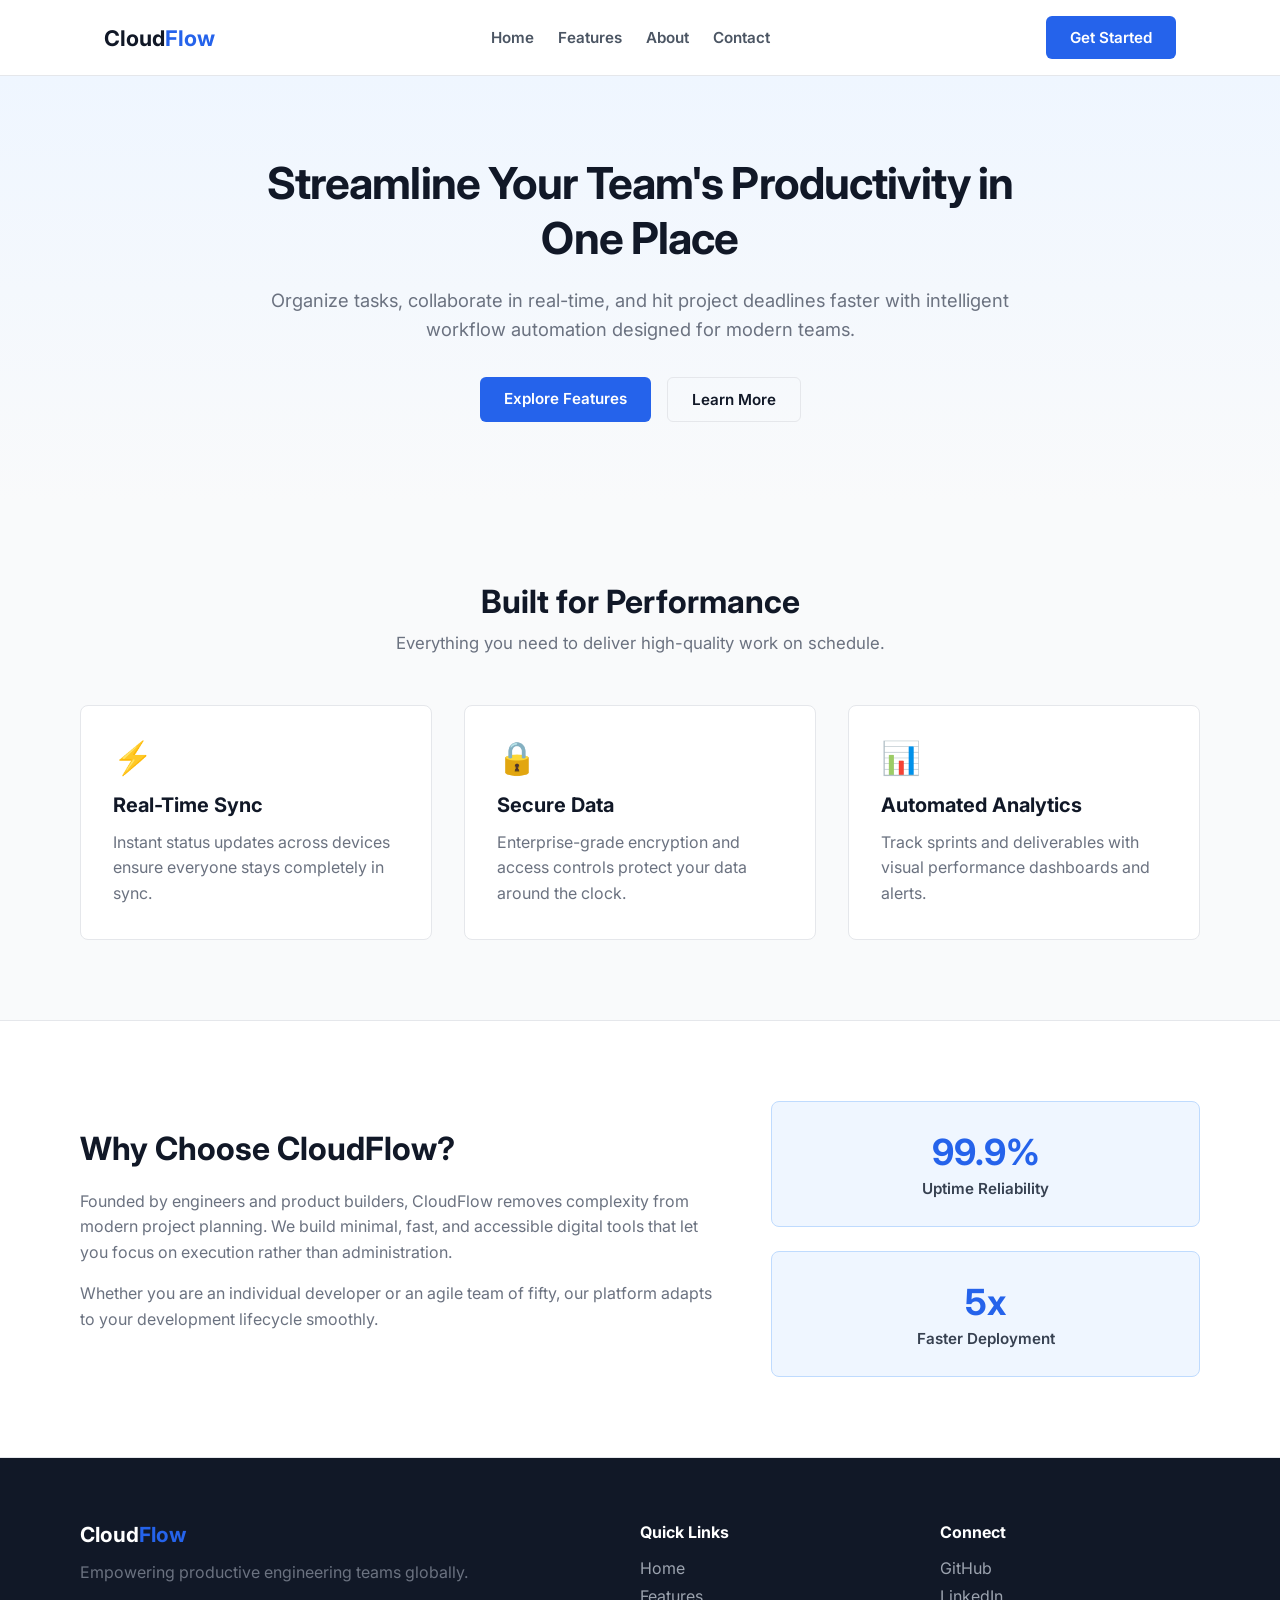
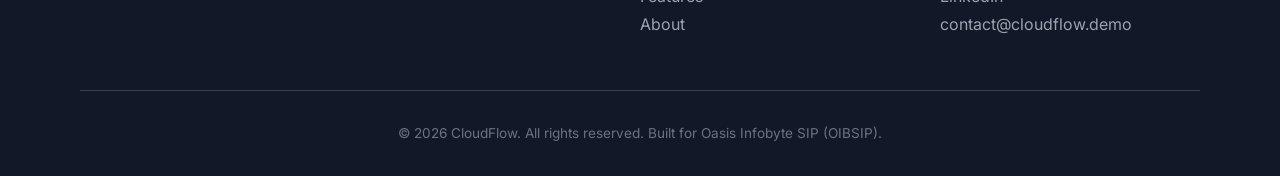
<file: WebDev-L1-LandingPage/index.html>
<!DOCTYPE html>
<html lang="en">
<head>
  <meta charset="UTF-8">
  <meta name="viewport" content="width=device-width, initial-scale=1.0">
  <title>CloudFlow | Modern Workflow Management</title>
  <link rel="stylesheet" href="style.css">
  <link rel="preconnect" href="https://fonts.googleapis.com">
  <link rel="preconnect" href="https://fonts.gstatic.com" crossorigin>
  <link href="https://fonts.googleapis.com/css2?family=Inter:wght@400;600;700&display=swap" rel="stylesheet">
</head>
<body>

  <!-- Sticky Navigation Bar -->
  <header class="navbar">
    <div class="nav-container">
      <a href="#" class="logo">Cloud<span>Flow</span></a>
      <nav class="nav-links">
        <a href="#hero">Home</a>
        <a href="#features">Features</a>
        <a href="#about">About</a>
        <a href="#contact">Contact</a>
      </nav>
      <a href="#contact" class="btn-primary nav-cta">Get Started</a>
    </div>
  </header>

  <!-- Hero Section -->
  <section class="hero" id="hero">
    <div class="hero-container">
      <h1 class="hero-title">Streamline Your Team's Productivity in One Place</h1>
      <p class="hero-subtitle">Organize tasks, collaborate in real-time, and hit project deadlines faster with intelligent workflow automation designed for modern teams.</p>
      <div class="hero-actions">
        <a href="#features" class="btn-primary">Explore Features</a>
        <a href="#about" class="btn-secondary">Learn More</a>
      </div>
    </div>
  </section>

  <!-- Features Section -->
  <section class="features" id="features">
    <div class="section-container">
      <h2 class="section-title">Built for Performance</h2>
      <p class="section-subtitle">Everything you need to deliver high-quality work on schedule.</p>
      
      <div class="features-grid">
        <div class="feature-card">
          <div class="feature-icon">⚡</div>
          <h3>Real-Time Sync</h3>
          <p>Instant status updates across devices ensure everyone stays completely in sync.</p>
        </div>
        <div class="feature-card">
          <div class="feature-icon">🔒</div>
          <h3>Secure Data</h3>
          <p>Enterprise-grade encryption and access controls protect your data around the clock.</p>
        </div>
        <div class="feature-card">
          <div class="feature-icon">📊</div>
          <h3>Automated Analytics</h3>
          <p>Track sprints and deliverables with visual performance dashboards and alerts.</p>
        </div>
      </div>
    </div>
  </section>

  <!-- About Section -->
  <section class="about" id="about">
    <div class="section-container about-grid">
      <div class="about-text">
        <h2 class="section-title">Why Choose CloudFlow?</h2>
        <p>Founded by engineers and product builders, CloudFlow removes complexity from modern project planning. We build minimal, fast, and accessible digital tools that let you focus on execution rather than administration.</p>
        <p>Whether you are an individual developer or an agile team of fifty, our platform adapts to your development lifecycle smoothly.</p>
      </div>
      <div class="about-highlight">
        <div class="stat-box">
          <span class="stat-number">99.9%</span>
          <span class="stat-label">Uptime Reliability</span>
        </div>
        <div class="stat-box">
          <span class="stat-number">5x</span>
          <span class="stat-label">Faster Deployment</span>
        </div>
      </div>
    </div>
  </section>

  <!-- Footer Section -->
  <footer class="footer" id="contact">
    <div class="footer-container">
      <div class="footer-col">
        <h3>Cloud<span>Flow</span></h3>
        <p>Empowering productive engineering teams globally.</p>
      </div>
      <div class="footer-col">
        <h4>Quick Links</h4>
        <ul>
          <li><a href="#hero">Home</a></li>
          <li><a href="#features">Features</a></li>
          <li><a href="#about">About</a></li>
        </ul>
      </div>
      <div class="footer-col">
        <h4>Connect</h4>
        <ul class="social-links">
          <li><a href="https://github.com" target="_blank" rel="noopener">GitHub</a></li>
          <li><a href="https://linkedin.com" target="_blank" rel="noopener">LinkedIn</a></li>
          <li><a href="mailto:contact@cloudflow.demo">contact@cloudflow.demo</a></li>
        </ul>
      </div>
    </div>
    <div class="footer-bottom">
      <p>&copy; 2026 CloudFlow. All rights reserved. Built for Oasis Infobyte SIP (OIBSIP).</p>
    </div>
  </footer>

</body>
</html>
</file>
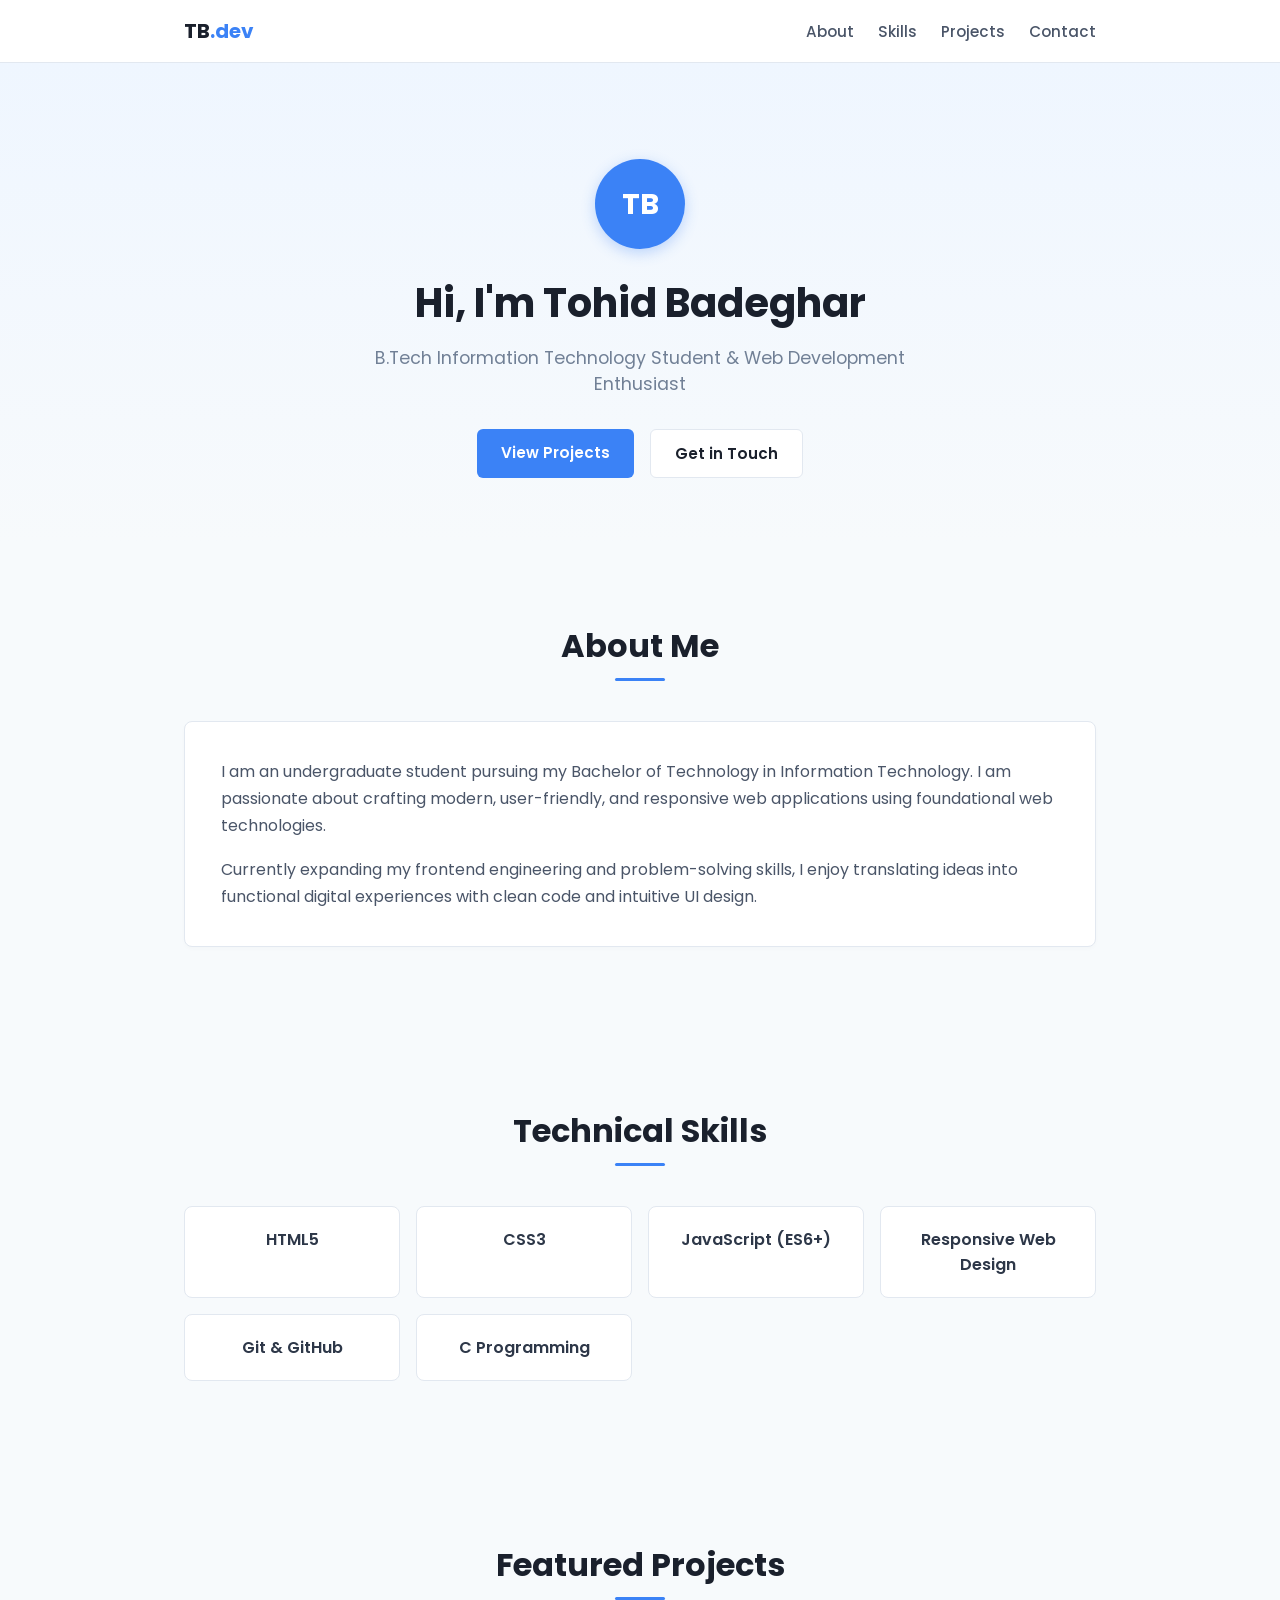
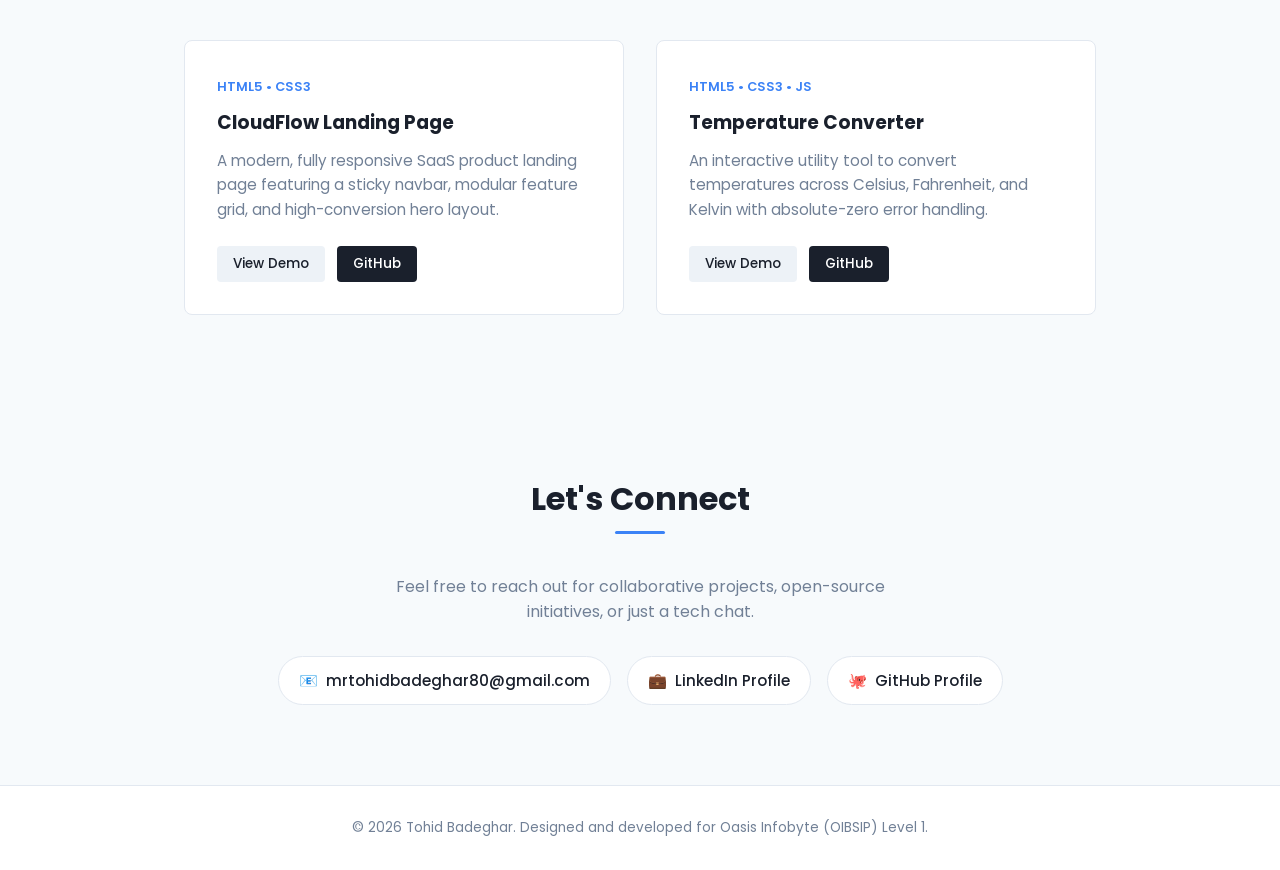
<file: WebDev-L1-Portfolio/index.html>
<!DOCTYPE html>
<html lang="en">
<head>
  <meta charset="UTF-8">
  <meta name="viewport" content="width=device-width, initial-scale=1.0">
  <title>Tohid Badeghar | Portfolio</title>
  <link rel="stylesheet" href="style.css">
  <link rel="preconnect" href="https://fonts.googleapis.com">
  <link rel="preconnect" href="https://fonts.gstatic.com" crossorigin>
  <link href="https://fonts.googleapis.com/css2?family=Poppins:wght@400;500;600;700&display=swap" rel="stylesheet">
</head>
<body>

  <!-- Navigation -->
  <header class="navbar">
    <div class="nav-container">
      <a href="#hero" class="logo">TB<span>.dev</span></a>
      <nav class="nav-links">
        <a href="#about">About</a>
        <a href="#skills">Skills</a>
        <a href="#projects">Projects</a>
        <a href="#contact">Contact</a>
      </nav>
    </div>
  </header>

  <!-- Hero Section -->
  <section class="hero" id="hero">
    <div class="hero-container">
      <div class="avatar-placeholder">TB</div>
      <h1 class="hero-name">Hi, I'm Tohid Badeghar</h1>
      <p class="hero-tagline">B.Tech Information Technology Student & Web Development Enthusiast</p>
      <div class="hero-buttons">
        <a href="#projects" class="btn-primary">View Projects</a>
        <a href="#contact" class="btn-secondary">Get in Touch</a>
      </div>
    </div>
  </section>

  <!-- About Section -->
  <section class="about section" id="about">
    <div class="container">
      <h2 class="section-title">About Me</h2>
      <div class="about-card">
        <p>I am an undergraduate student pursuing my Bachelor of Technology in Information Technology. I am passionate about crafting modern, user-friendly, and responsive web applications using foundational web technologies.</p>
        <p>Currently expanding my frontend engineering and problem-solving skills, I enjoy translating ideas into functional digital experiences with clean code and intuitive UI design.</p>
      </div>
    </div>
  </section>

  <!-- Skills Section -->
  <section class="skills section" id="skills">
    <div class="container">
      <h2 class="section-title">Technical Skills</h2>
      <div class="skills-grid">
        <div class="skill-chip">HTML5</div>
        <div class="skill-chip">CSS3</div>
        <div class="skill-chip">JavaScript (ES6+)</div>
        <div class="skill-chip">Responsive Web Design</div>
        <div class="skill-chip">Git & GitHub</div>
        <div class="skill-chip">C Programming</div>
      </div>
    </div>
  </section>

  <!-- Projects Section -->
  <section class="projects section" id="projects">
    <div class="container">
      <h2 class="section-title">Featured Projects</h2>
      <div class="projects-grid">
        
        <!-- Project 1 -->
        <div class="project-card">
          <div class="project-content">
            <span class="project-tag">HTML5 &bull; CSS3</span>
            <h3>CloudFlow Landing Page</h3>
            <p>A modern, fully responsive SaaS product landing page featuring a sticky navbar, modular feature grid, and high-conversion hero layout.</p>
            <div class="project-links">
              <a href="../WebDev-L1-LandingPage/index.html" class="link-btn">View Demo</a>
              <a href="https://github.com" target="_blank" rel="noopener" class="link-btn github">GitHub</a>
            </div>
          </div>
        </div>

        <!-- Project 2 -->
        <div class="project-card">
          <div class="project-content">
            <span class="project-tag">HTML5 &bull; CSS3 &bull; JS</span>
            <h3>Temperature Converter</h3>
            <p>An interactive utility tool to convert temperatures across Celsius, Fahrenheit, and Kelvin with absolute-zero error handling.</p>
            <div class="project-links">
              <a href="../WebDev-L1-TemperatureConverter/index.html" class="link-btn">View Demo</a>
              <a href="https://github.com" target="_blank" rel="noopener" class="link-btn github">GitHub</a>
            </div>
          </div>
        </div>

      </div>
    </div>
  </section>

  <!-- Contact Section -->
  <section class="contact section" id="contact">
    <div class="container contact-container">
      <h2 class="section-title">Let's Connect</h2>
      <p class="contact-desc">Feel free to reach out for collaborative projects, open-source initiatives, or just a tech chat.</p>
      
      <div class="contact-methods">
        <a href="mailto:mrtohidbadeghar80@gmail.com" class="contact-pill">
          <span>📧</span> mrtohidbadeghar80@gmail.com
        </a>
        <a href="https://linkedin.com" target="_blank" rel="noopener" class="contact-pill">
          <span>💼</span> LinkedIn Profile
        </a>
        <a href="https://github.com" target="_blank" rel="noopener" class="contact-pill">
          <span>🐙</span> GitHub Profile
        </a>
      </div>
    </div>
  </section>

  <!-- Footer -->
  <footer class="footer">
    <p>&copy; 2026 Tohid Badeghar. Designed and developed for Oasis Infobyte (OIBSIP) Level 1.</p>
  </footer>

</body>
</html>
</file>
<file: WebDev-L1-LandingPage/style.css>
* {
  margin: 0;
  padding: 0;
  box-sizing: border-box;
}

html {
  scroll-behavior: smooth;
  font-family: 'Inter', -apple-system, BlinkMacSystemFont, 'Segoe UI', Roboto, sans-serif;
  color: #1f2937;
  background-color: #f9fafb;
}

/* Colors & Palette */
:root {
  --primary: #2563eb;
  --primary-hover: #1d4ed8;
  --secondary-bg: #ffffff;
  --dark-bg: #111827;
  --muted-text: #6b7280;
  --border-color: #e5e7eb;
}

/* Typography Defaults */
h1, h2, h3, h4 {
  color: #111827;
  font-weight: 700;
  line-height: 1.25;
}

p {
  color: var(--muted-text);
  line-height: 1.6;
}

a {
  text-decoration: none;
  color: inherit;
  transition: color 0.2s ease;
}

/* Sticky Navigation Bar */
.navbar {
  position: sticky;
  top: 0;
  z-index: 1000;
  background-color: rgba(255, 255, 255, 0.95);
  backdrop-filter: blur(8px);
  border-bottom: 1px solid var(--border-color);
}

.nav-container {
  max-width: 1120px;
  margin: 0 auto;
  padding: 1rem 1.5rem;
  display: flex;
  align-items: center;
  justify-content: space-between;
}

.logo {
  font-size: 1.35rem;
  font-weight: 700;
  color: #111827;
}

.logo span {
  color: var(--primary);
}

.nav-links {
  display: flex;
  gap: 1.5rem;
}

.nav-links a {
  font-size: 0.95rem;
  font-weight: 600;
  color: #4b5563;
}

.nav-links a:hover {
  color: var(--primary);
}

/* Buttons */
.btn-primary {
  display: inline-block;
  background-color: var(--primary);
  color: #ffffff;
  padding: 0.75rem 1.5rem;
  border-radius: 6px;
  font-weight: 600;
  font-size: 0.95rem;
  transition: background-color 0.2s ease;
}

.btn-primary:hover {
  background-color: var(--primary-hover);
}

.btn-secondary {
  display: inline-block;
  background-color: transparent;
  color: #111827;
  border: 1px solid var(--border-color);
  padding: 0.75rem 1.5rem;
  border-radius: 6px;
  font-weight: 600;
  font-size: 0.95rem;
  transition: background-color 0.2s ease;
}

.btn-secondary:hover {
  background-color: #f3f4f6;
}

/* Hero Section */
.hero {
  padding: 5rem 1.5rem;
  text-align: center;
  background: linear-gradient(180deg, #eff6ff 0%, #f9fafb 100%);
}

.hero-container {
  max-width: 780px;
  margin: 0 auto;
}

.hero-title {
  font-size: 2.75rem;
  letter-spacing: -0.02em;
  margin-bottom: 1.25rem;
}

.hero-subtitle {
  font-size: 1.15rem;
  margin-bottom: 2rem;
}

.hero-actions {
  display: flex;
  justify-content: center;
  gap: 1rem;
}

/* Content Sections */
.features, .about {
  padding: 5rem 1.5rem;
}

.section-container {
  max-width: 1120px;
  margin: 0 auto;
}

.section-title {
  font-size: 2rem;
  text-align: center;
  margin-bottom: 0.5rem;
}

.section-subtitle {
  text-align: center;
  font-size: 1.05rem;
  margin-bottom: 3rem;
}

/* Features Grid */
.features-grid {
  display: grid;
  grid-template-columns: repeat(auto-fit, minmax(280px, 1fr));
  gap: 2rem;
}

.feature-card {
  background-color: var(--secondary-bg);
  border: 1px solid var(--border-color);
  border-radius: 8px;
  padding: 2rem;
  transition: transform 0.2s ease, box-shadow 0.2s ease;
}

.feature-card:hover {
  transform: translateY(-4px);
  box-shadow: 0 10px 20px rgba(0, 0, 0, 0.05);
}

.feature-icon {
  font-size: 2rem;
  margin-bottom: 1rem;
}

.feature-card h3 {
  font-size: 1.25rem;
  margin-bottom: 0.75rem;
}

/* About Section */
.about {
  background-color: #ffffff;
  border-top: 1px solid var(--border-color);
  border-bottom: 1px solid var(--border-color);
}

.about-grid {
  display: grid;
  grid-template-columns: 1.2fr 0.8fr;
  gap: 3rem;
  align-items: center;
}

.about-text .section-title {
  text-align: left;
  margin-bottom: 1.25rem;
}

.about-text p {
  margin-bottom: 1rem;
}

.about-highlight {
  display: flex;
  flex-direction: column;
  gap: 1.5rem;
}

.stat-box {
  background-color: #eff6ff;
  border: 1px solid #bfdbfe;
  padding: 1.75rem;
  border-radius: 8px;
  text-align: center;
}

.stat-number {
  display: block;
  font-size: 2.25rem;
  font-weight: 700;
  color: var(--primary);
  margin-bottom: 0.25rem;
}

.stat-label {
  font-size: 0.95rem;
  color: #374151;
  font-weight: 600;
}

/* Footer */
.footer {
  background-color: var(--dark-bg);
  color: #9ca3af;
  padding: 4rem 1.5rem 2rem;
}

.footer-container {
  max-width: 1120px;
  margin: 0 auto;
  display: grid;
  grid-template-columns: 2fr 1fr 1fr;
  gap: 2.5rem;
  margin-bottom: 3rem;
}

.footer-col h3 {
  color: #ffffff;
  font-size: 1.3rem;
  margin-bottom: 0.75rem;
}

.footer-col h3 span {
  color: var(--primary);
}

.footer-col h4 {
  color: #ffffff;
  font-size: 1rem;
  margin-bottom: 1rem;
}

.footer-col ul {
  list-style: none;
}

.footer-col ul li {
  margin-bottom: 0.5rem;
}

.footer-col a:hover {
  color: #ffffff;
}

.footer-bottom {
  max-width: 1120px;
  margin: 0 auto;
  padding-top: 2rem;
  border-top: 1px solid #374151;
  text-align: center;
  font-size: 0.85rem;
}

/* Responsive Breakpoints */
@media (max-width: 768px) {
  .nav-links, .nav-cta {
    display: none;
  }

  .hero-title {
    font-size: 2rem;
  }

  .hero-actions {
    flex-direction: column;
  }

  .about-grid {
    grid-template-columns: 1fr;
    gap: 2rem;
  }

  .footer-container {
    grid-template-columns: 1fr;
    gap: 2rem;
  }
}
</file>
<file: WebDev-L1-Portfolio/style.css>
* {
  margin: 0;
  padding: 0;
  box-sizing: border-box;
}

html {
  scroll-behavior: smooth;
  font-family: 'Poppins', -apple-system, BlinkMacSystemFont, sans-serif;
  color: #2d3748;
  background-color: #f7fafc;
}

:root {
  --primary: #3b82f6;
  --primary-hover: #2563eb;
  --bg-card: #ffffff;
  --border: #e2e8f0;
  --text-muted: #718096;
  --dark: #1a202c;
}

.container {
  max-width: 960px;
  margin: 0 auto;
  padding: 0 1.5rem;
}

.section {
  padding: 5rem 0;
}

.section-title {
  text-align: center;
  font-size: 2rem;
  color: var(--dark);
  margin-bottom: 2.5rem;
  position: relative;
}

.section-title::after {
  content: '';
  display: block;
  width: 50px;
  height: 3px;
  background-color: var(--primary);
  margin: 0.5rem auto 0;
  border-radius: 2px;
}

/* Navbar */
.navbar {
  position: sticky;
  top: 0;
  background-color: rgba(255, 255, 255, 0.95);
  backdrop-filter: blur(8px);
  border-bottom: 1px solid var(--border);
  z-index: 1000;
}

.nav-container {
  max-width: 960px;
  margin: 0 auto;
  padding: 1rem 1.5rem;
  display: flex;
  align-items: center;
  justify-content: space-between;
}

.logo {
  font-size: 1.25rem;
  font-weight: 700;
  color: var(--dark);
  text-decoration: none;
}

.logo span {
  color: var(--primary);
}

.nav-links {
  display: flex;
  gap: 1.5rem;
}

.nav-links a {
  text-decoration: none;
  color: #4a5568;
  font-weight: 500;
  font-size: 0.95rem;
  transition: color 0.2s ease;
}

.nav-links a:hover {
  color: var(--primary);
}

/* Hero */
.hero {
  padding: 6rem 1.5rem 4rem;
  text-align: center;
  background: linear-gradient(180deg, #eff6ff 0%, #f7fafc 100%);
}

.avatar-placeholder {
  width: 90px;
  height: 90px;
  border-radius: 50%;
  background-color: var(--primary);
  color: #ffffff;
  display: flex;
  align-items: center;
  justify-content: center;
  font-size: 1.8rem;
  font-weight: 700;
  margin: 0 auto 1.5rem;
  box-shadow: 0 4px 14px rgba(59, 130, 246, 0.3);
}

.hero-name {
  font-size: 2.5rem;
  color: var(--dark);
  margin-bottom: 0.75rem;
}

.hero-tagline {
  font-size: 1.1rem;
  color: var(--text-muted);
  max-width: 600px;
  margin: 0 auto 2rem;
}

.hero-buttons {
  display: flex;
  justify-content: center;
  gap: 1rem;
}

.btn-primary, .btn-secondary {
  padding: 0.75rem 1.5rem;
  border-radius: 6px;
  font-weight: 600;
  text-decoration: none;
  font-size: 0.95rem;
  transition: 0.2s ease;
}

.btn-primary {
  background-color: var(--primary);
  color: #ffffff;
}

.btn-primary:hover {
  background-color: var(--primary-hover);
}

.btn-secondary {
  background-color: #ffffff;
  color: var(--dark);
  border: 1px solid var(--border);
}

.btn-secondary:hover {
  background-color: #edf2f7;
}

/* About */
.about-card {
  background-color: var(--bg-card);
  padding: 2.25rem;
  border-radius: 8px;
  border: 1px solid var(--border);
  box-shadow: 0 2px 4px rgba(0,0,0,0.02);
}

.about-card p {
  color: #4a5568;
  line-height: 1.7;
  margin-bottom: 1rem;
}

.about-card p:last-child {
  margin-bottom: 0;
}

/* Skills Grid */
.skills-grid {
  display: grid;
  grid-template-columns: repeat(auto-fit, minmax(180px, 1fr));
  gap: 1rem;
}

.skill-chip {
  background-color: var(--bg-card);
  border: 1px solid var(--border);
  padding: 1.25rem;
  border-radius: 8px;
  text-align: center;
  font-weight: 600;
  color: #2d3748;
  transition: transform 0.2s ease, border-color 0.2s ease;
}

.skill-chip:hover {
  transform: translateY(-3px);
  border-color: var(--primary);
}

/* Projects Grid */
.projects-grid {
  display: grid;
  grid-template-columns: repeat(auto-fit, minmax(300px, 1fr));
  gap: 2rem;
}

.project-card {
  background-color: var(--bg-card);
  border: 1px solid var(--border);
  border-radius: 8px;
  padding: 2rem;
  display: flex;
  flex-direction: column;
  justify-content: space-between;
}

.project-tag {
  display: inline-block;
  font-size: 0.8rem;
  font-weight: 600;
  color: var(--primary);
  text-transform: uppercase;
  margin-bottom: 0.75rem;
}

.project-card h3 {
  color: var(--dark);
  margin-bottom: 0.75rem;
}

.project-card p {
  color: var(--text-muted);
  font-size: 0.95rem;
  line-height: 1.6;
  margin-bottom: 1.5rem;
}

.project-links {
  display: flex;
  gap: 0.75rem;
}

.link-btn {
  padding: 0.5rem 1rem;
  border-radius: 4px;
  font-size: 0.85rem;
  font-weight: 500;
  text-decoration: none;
  background-color: #edf2f7;
  color: var(--dark);
  transition: 0.2s ease;
}

.link-btn:hover {
  background-color: #e2e8f0;
}

.link-btn.github {
  background-color: var(--dark);
  color: #ffffff;
}

/* Contact */
.contact-container {
  text-align: center;
}

.contact-desc {
  color: var(--text-muted);
  max-width: 550px;
  margin: 0 auto 2rem;
}

.contact-methods {
  display: flex;
  flex-wrap: wrap;
  justify-content: center;
  gap: 1rem;
}

.contact-pill {
  display: inline-flex;
  align-items: center;
  gap: 0.5rem;
  background-color: var(--bg-card);
  border: 1px solid var(--border);
  padding: 0.75rem 1.25rem;
  border-radius: 50px;
  text-decoration: none;
  color: var(--dark);
  font-weight: 500;
  font-size: 0.95rem;
  transition: 0.2s ease;
}

.contact-pill:hover {
  border-color: var(--primary);
  transform: translateY(-2px);
}

/* Footer */
.footer {
  text-align: center;
  padding: 2rem 1.5rem;
  border-top: 1px solid var(--border);
  font-size: 0.85rem;
  color: var(--text-muted);
  background-color: #ffffff;
}

/* Responsive */
@media (max-width: 640px) {
  .hero-name {
    font-size: 2rem;
  }
  .hero-buttons {
    flex-direction: column;
  }
  .nav-links {
    display: none;
  }
}
</file>
